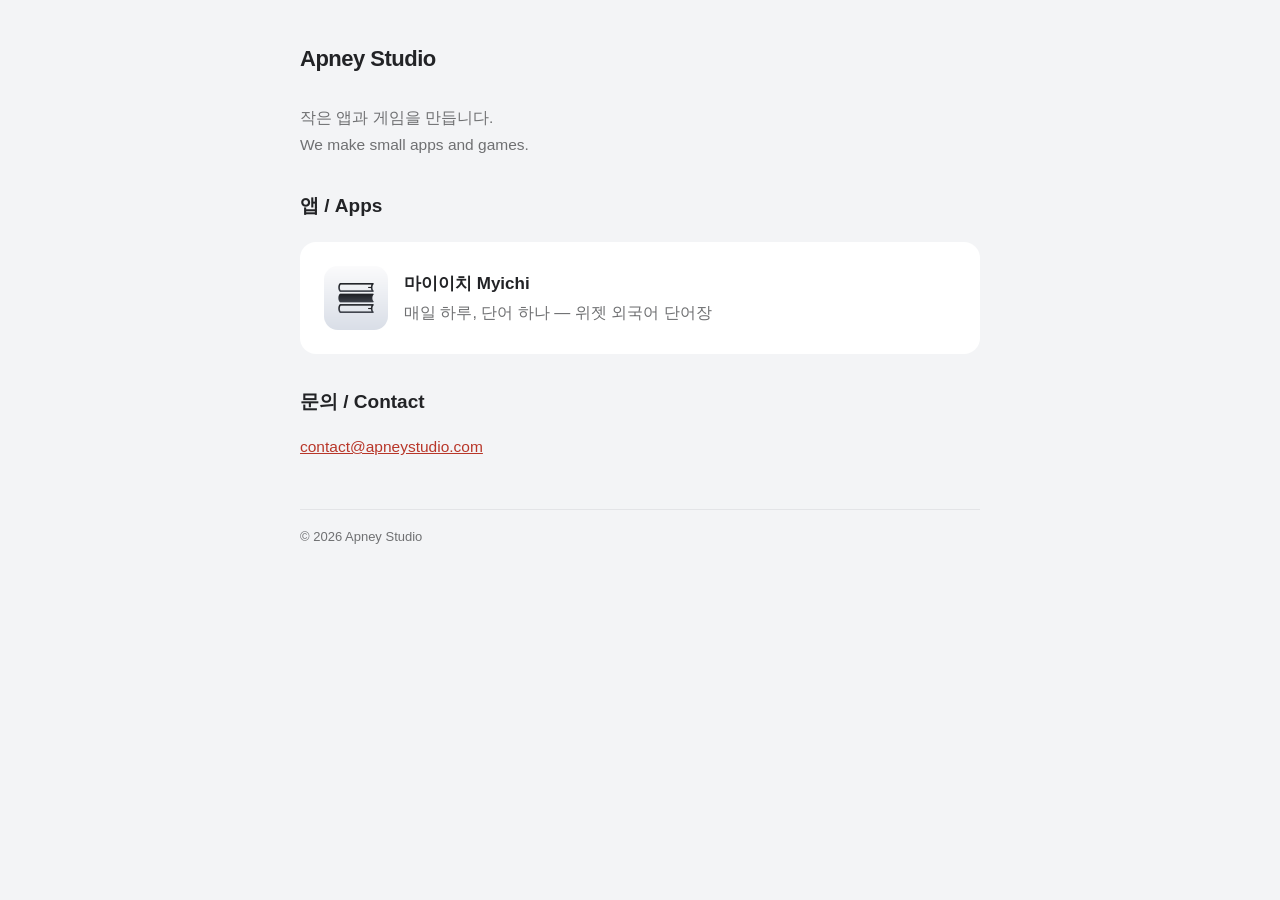
<file: index.html>
<!doctype html>
<html lang="ko">
<head>
<meta charset="utf-8">
<meta name="viewport" content="width=device-width,initial-scale=1">
<title>Apney Studio</title>
<meta name="description" content="Apney Studio — 작은 앱과 게임을 만듭니다">
<link rel="icon" href="myichi/icon.png">
<link rel="stylesheet" href="style.css">
</head>
<body><main>
<header><a href="index.html">Apney Studio</a></header>
<p class="sub">작은 앱과 게임을 만듭니다.<br><span lang="en">We make small apps and games.</span></p>
<h2>앱 / Apps</h2>
<a class="card" href="myichi/index.html" style="display:flex;gap:16px;align-items:center;text-decoration:none;color:inherit">
<img src="myichi/icon.png" alt="" style="width:64px;height:64px;border-radius:14px">
<span><b style="font-size:17px">마이이치 Myichi</b><br><span class="sub">매일 하루, 단어 하나 — 위젯 외국어 단어장</span></span>
</a>
<h2>문의 / Contact</h2>
<p><a href="mailto:contact@apneystudio.com">contact@apneystudio.com</a></p>
<footer>© 2026 Apney Studio</footer>
</main></body>
</html>
</file>
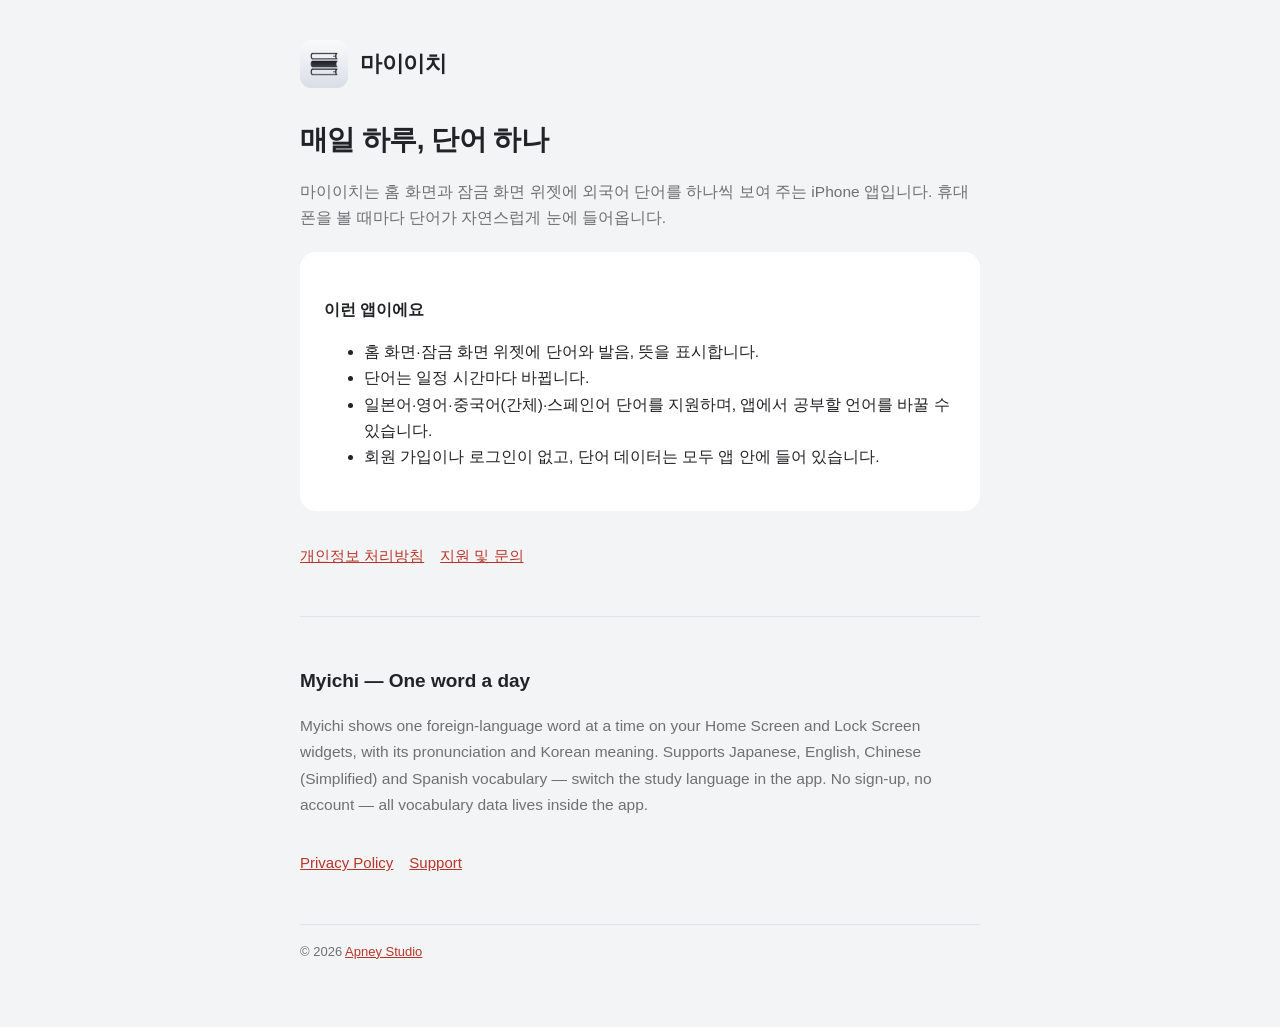
<file: myichi/index.html>
<!doctype html>
<html lang="ko">
<head>
<meta charset="utf-8">
<meta name="viewport" content="width=device-width,initial-scale=1">
<title>마이이치 — 매일 하루, 단어 하나</title>
<meta name="description" content="홈 화면과 잠금 화면 위젯으로 외국어 단어를 하나씩 익히는 iPhone 앱">
<link rel="icon" href="icon.png">
<link rel="stylesheet" href="../style.css">
</head>
<body><main>
<header><img src="icon.png" alt=""><a href="index.html">마이이치</a></header>
<h1>매일 하루, 단어 하나</h1>
<p class="sub">마이이치는 홈 화면과 잠금 화면 위젯에 외국어 단어를 하나씩 보여 주는 iPhone 앱입니다. 휴대폰을 볼 때마다 단어가 자연스럽게 눈에 들어옵니다.</p>
<div class="card">
<h3>이런 앱이에요</h3>
<ul>
<li>홈 화면·잠금 화면 위젯에 단어와 발음, 뜻을 표시합니다.</li>
<li>단어는 일정 시간마다 바뀝니다.</li>
<li>일본어·영어·중국어(간체)·스페인어 단어를 지원하며, 앱에서 공부할 언어를 바꿀 수 있습니다.</li>
<li>회원 가입이나 로그인이 없고, 단어 데이터는 모두 앱 안에 들어 있습니다.</li>
</ul>
</div>
<nav><a href="privacy.html">개인정보 처리방침</a><a href="support.html">지원 및 문의</a></nav>
<hr>
<h2 lang="en">Myichi — One word a day</h2>
<p class="sub" lang="en">Myichi shows one foreign-language word at a time on your Home Screen and Lock Screen widgets, with its pronunciation and Korean meaning. Supports Japanese, English, Chinese (Simplified) and Spanish vocabulary — switch the study language in the app. No sign-up, no account — all vocabulary data lives inside the app.</p>
<nav lang="en"><a href="privacy.html#en">Privacy Policy</a><a href="support.html#en">Support</a></nav>
<footer>© 2026 <a href="../index.html">Apney Studio</a></footer>
</main></body>
</html>
</file>
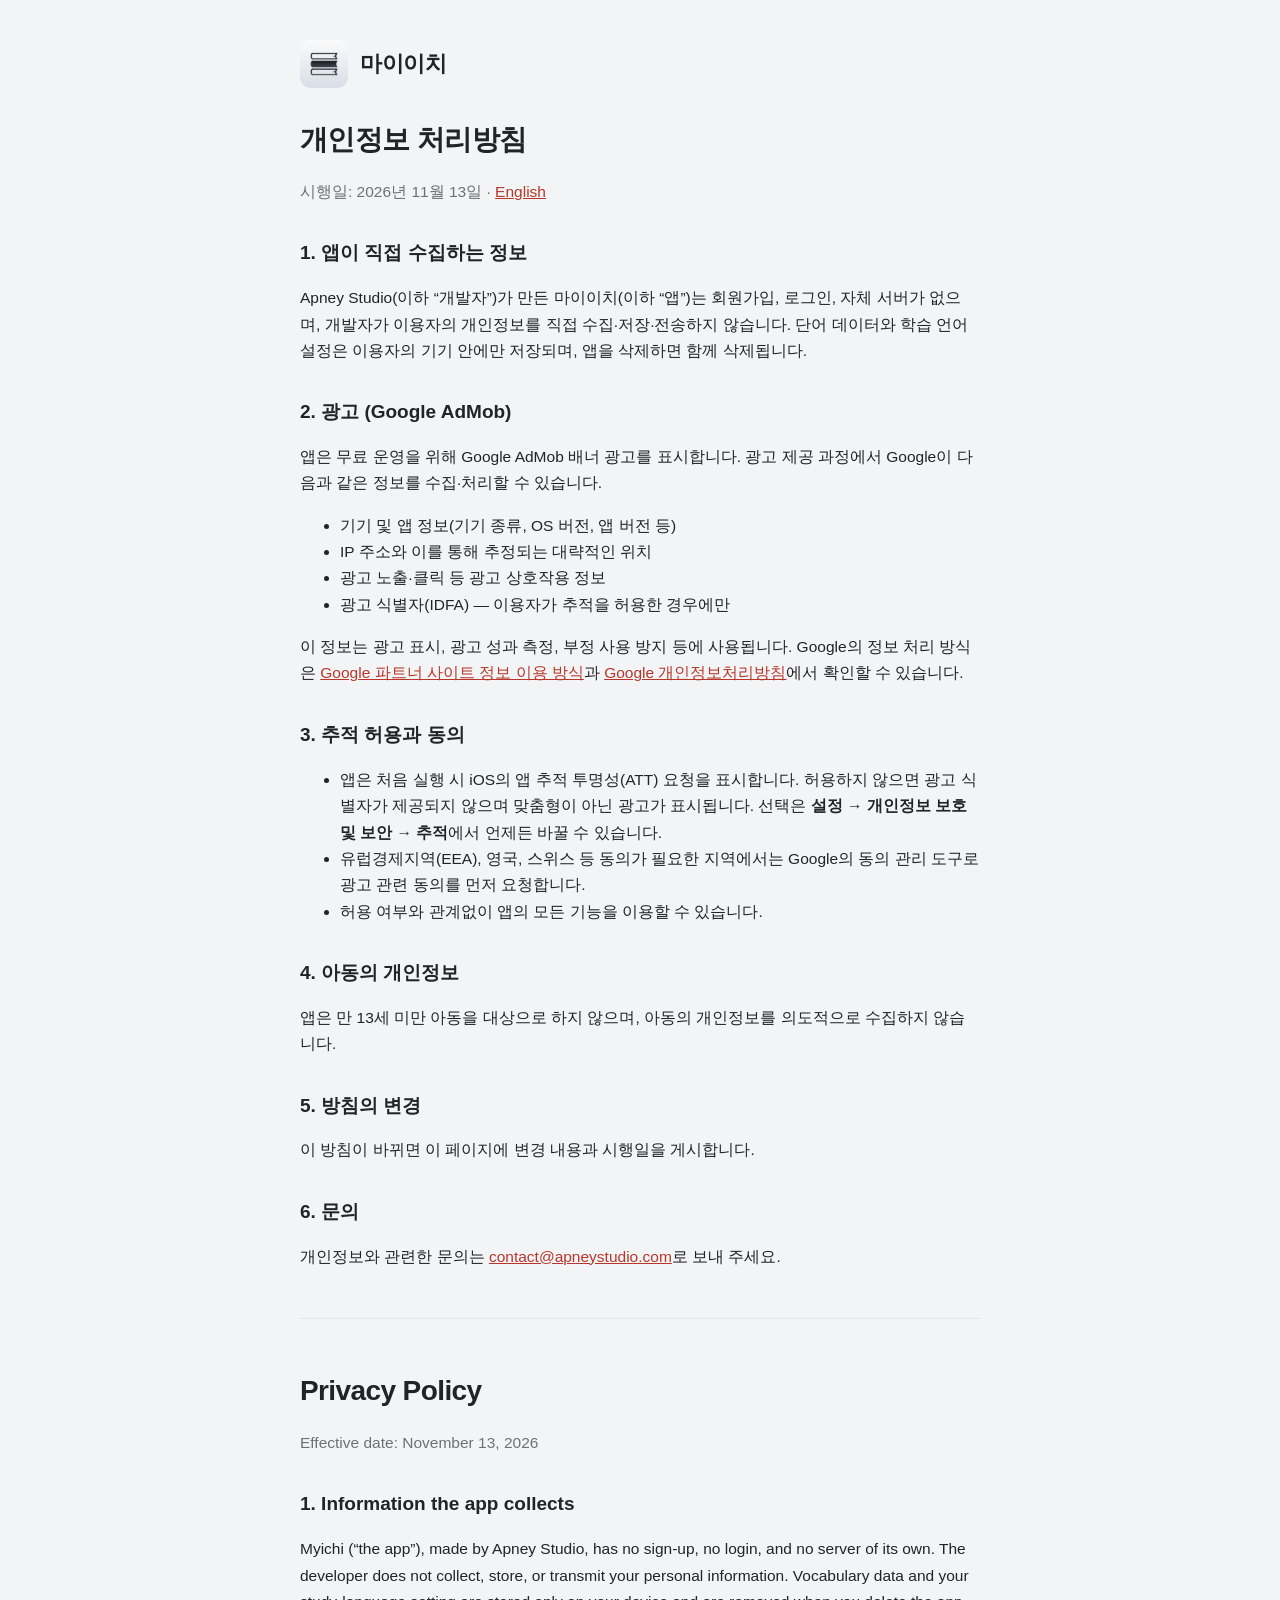
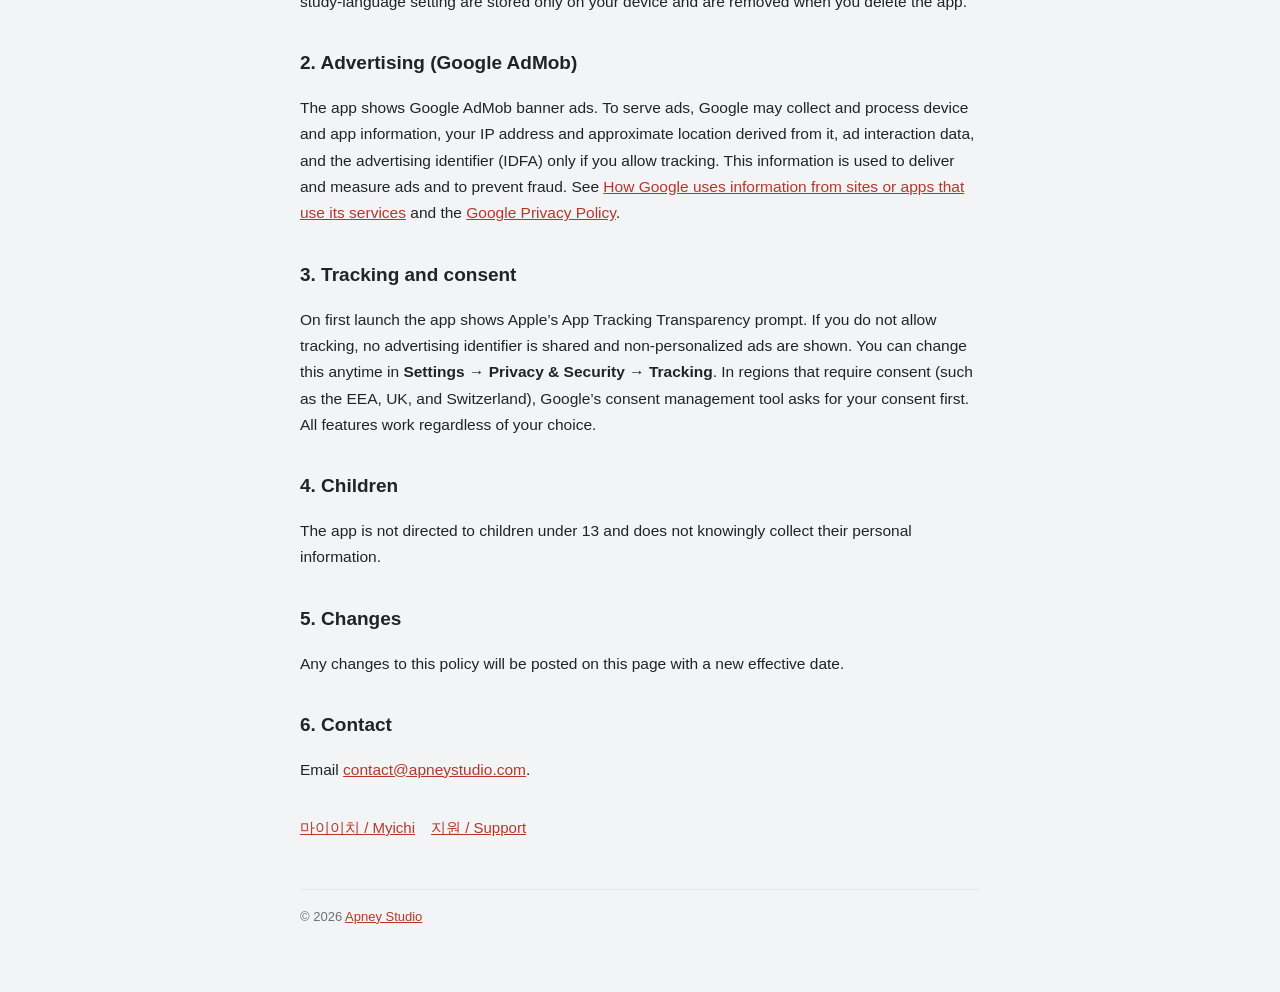
<file: myichi/privacy.html>
<!doctype html>
<html lang="ko">
<head>
<meta charset="utf-8">
<meta name="viewport" content="width=device-width,initial-scale=1">
<title>개인정보 처리방침 — 마이이치</title>
<link rel="icon" href="icon.png">
<link rel="stylesheet" href="../style.css">
</head>
<body><main>
<header><img src="icon.png" alt=""><a href="index.html">마이이치</a></header>
<h1>개인정보 처리방침</h1>
<p class="sub">시행일: 2026년 11월 13일 · <a href="#en">English</a></p>

<h2>1. 앱이 직접 수집하는 정보</h2>
<p>Apney Studio(이하 “개발자”)가 만든 마이이치(이하 “앱”)는 회원가입, 로그인, 자체 서버가 없으며, 개발자가 이용자의 개인정보를 직접 수집·저장·전송하지 않습니다. 단어 데이터와 학습 언어 설정은 이용자의 기기 안에만 저장되며, 앱을 삭제하면 함께 삭제됩니다.</p>

<h2>2. 광고 (Google AdMob)</h2>
<p>앱은 무료 운영을 위해 Google AdMob 배너 광고를 표시합니다. 광고 제공 과정에서 Google이 다음과 같은 정보를 수집·처리할 수 있습니다.</p>
<ul>
<li>기기 및 앱 정보(기기 종류, OS 버전, 앱 버전 등)</li>
<li>IP 주소와 이를 통해 추정되는 대략적인 위치</li>
<li>광고 노출·클릭 등 광고 상호작용 정보</li>
<li>광고 식별자(IDFA) — 이용자가 추적을 허용한 경우에만</li>
</ul>
<p>이 정보는 광고 표시, 광고 성과 측정, 부정 사용 방지 등에 사용됩니다. Google의 정보 처리 방식은 <a href="https://policies.google.com/technologies/partner-sites?hl=ko">Google 파트너 사이트 정보 이용 방식</a>과 <a href="https://policies.google.com/privacy?hl=ko">Google 개인정보처리방침</a>에서 확인할 수 있습니다.</p>

<h2>3. 추적 허용과 동의</h2>
<ul>
<li>앱은 처음 실행 시 iOS의 앱 추적 투명성(ATT) 요청을 표시합니다. 허용하지 않으면 광고 식별자가 제공되지 않으며 맞춤형이 아닌 광고가 표시됩니다. 선택은 <b>설정 → 개인정보 보호 및 보안 → 추적</b>에서 언제든 바꿀 수 있습니다.</li>
<li>유럽경제지역(EEA), 영국, 스위스 등 동의가 필요한 지역에서는 Google의 동의 관리 도구로 광고 관련 동의를 먼저 요청합니다.</li>
<li>허용 여부와 관계없이 앱의 모든 기능을 이용할 수 있습니다.</li>
</ul>

<h2>4. 아동의 개인정보</h2>
<p>앱은 만 13세 미만 아동을 대상으로 하지 않으며, 아동의 개인정보를 의도적으로 수집하지 않습니다.</p>

<h2>5. 방침의 변경</h2>
<p>이 방침이 바뀌면 이 페이지에 변경 내용과 시행일을 게시합니다.</p>

<h2>6. 문의</h2>
<p>개인정보와 관련한 문의는 <a href="mailto:contact@apneystudio.com">contact@apneystudio.com</a>로 보내 주세요.</p>

<hr>
<section id="en" lang="en">
<h1>Privacy Policy</h1>
<p class="sub">Effective date: November 13, 2026</p>
<h2>1. Information the app collects</h2>
<p>Myichi (“the app”), made by Apney Studio, has no sign-up, no login, and no server of its own. The developer does not collect, store, or transmit your personal information. Vocabulary data and your study-language setting are stored only on your device and are removed when you delete the app.</p>
<h2>2. Advertising (Google AdMob)</h2>
<p>The app shows Google AdMob banner ads. To serve ads, Google may collect and process device and app information, your IP address and approximate location derived from it, ad interaction data, and the advertising identifier (IDFA) only if you allow tracking. This information is used to deliver and measure ads and to prevent fraud. See <a href="https://policies.google.com/technologies/partner-sites">How Google uses information from sites or apps that use its services</a> and the <a href="https://policies.google.com/privacy">Google Privacy Policy</a>.</p>
<h2>3. Tracking and consent</h2>
<p>On first launch the app shows Apple’s App Tracking Transparency prompt. If you do not allow tracking, no advertising identifier is shared and non-personalized ads are shown. You can change this anytime in <b>Settings → Privacy &amp; Security → Tracking</b>. In regions that require consent (such as the EEA, UK, and Switzerland), Google’s consent management tool asks for your consent first. All features work regardless of your choice.</p>
<h2>4. Children</h2>
<p>The app is not directed to children under 13 and does not knowingly collect their personal information.</p>
<h2>5. Changes</h2>
<p>Any changes to this policy will be posted on this page with a new effective date.</p>
<h2>6. Contact</h2>
<p>Email <a href="mailto:contact@apneystudio.com">contact@apneystudio.com</a>.</p>
</section>
<nav><a href="index.html">마이이치 / Myichi</a><a href="support.html">지원 / Support</a></nav>
<footer>© 2026 <a href="../index.html">Apney Studio</a></footer>
</main></body>
</html>
</file>
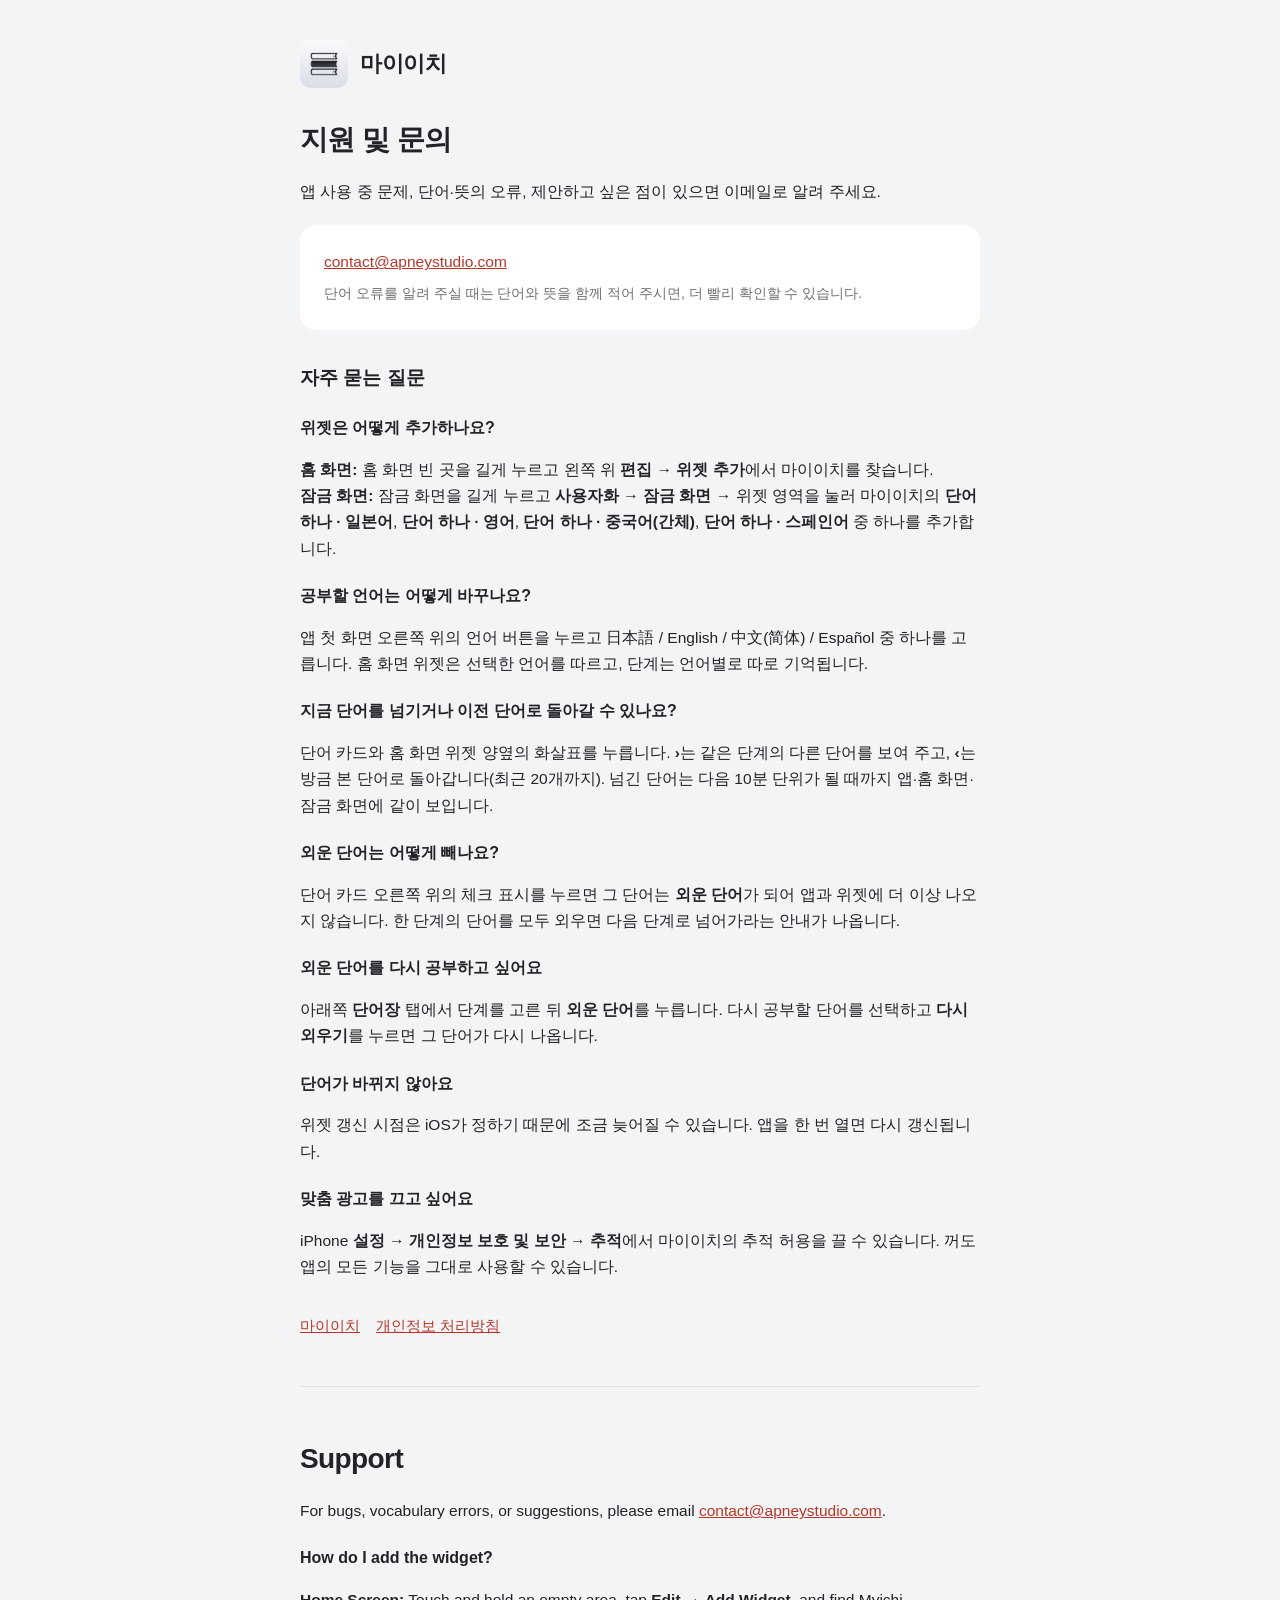
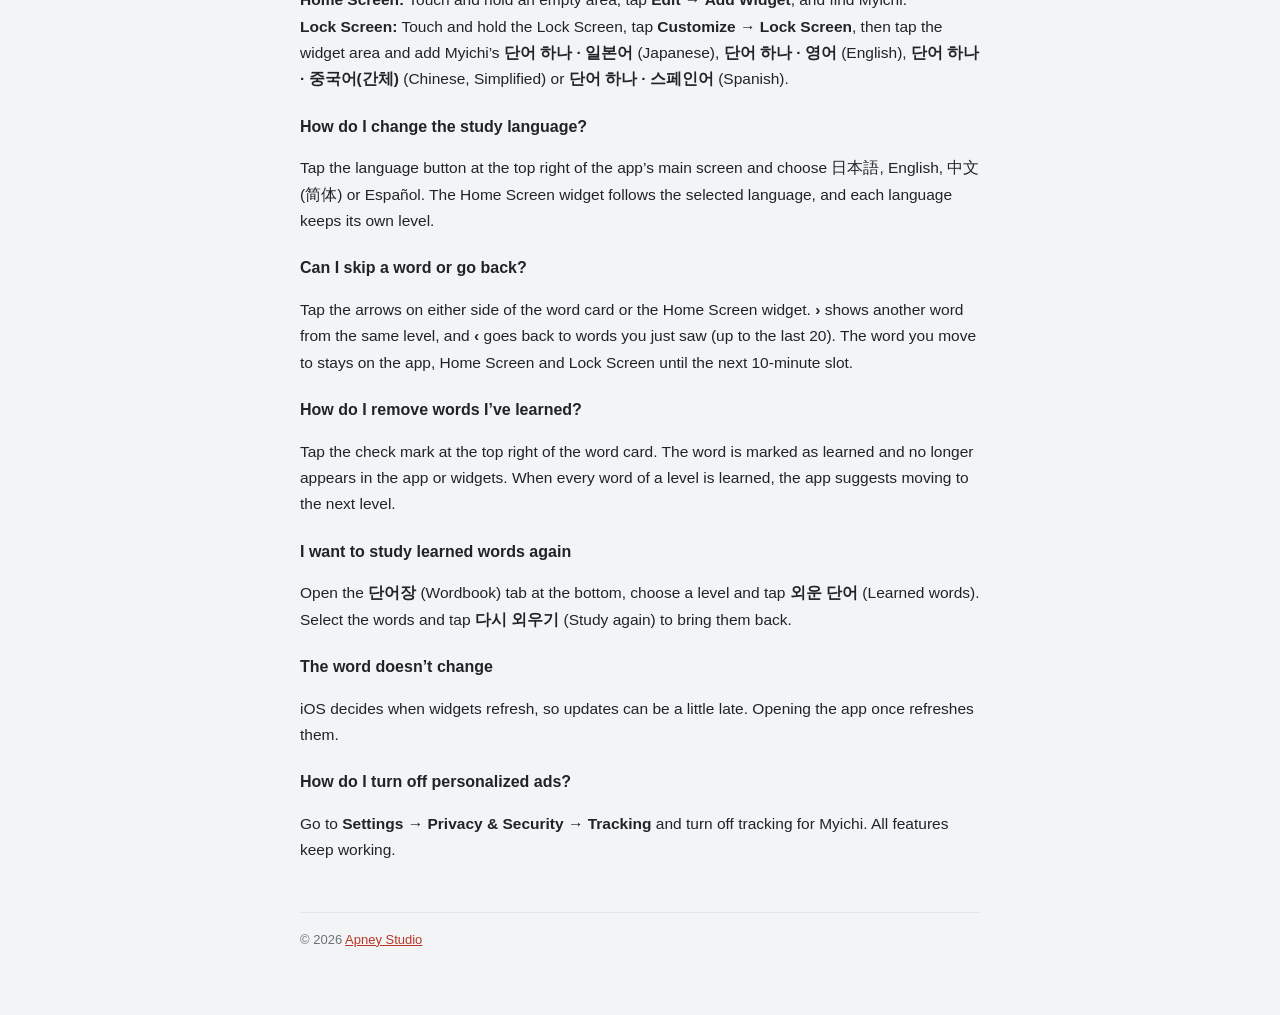
<file: myichi/support.html>
<!doctype html>
<html lang="ko">
<head>
<meta charset="utf-8">
<meta name="viewport" content="width=device-width,initial-scale=1">
<title>지원 및 문의 — 마이이치</title>
<link rel="icon" href="icon.png">
<link rel="stylesheet" href="../style.css">
</head>
<body><main>
<header><img src="icon.png" alt=""><a href="index.html">마이이치</a></header>
<h1>지원 및 문의</h1>
<p>앱 사용 중 문제, 단어·뜻의 오류, 제안하고 싶은 점이 있으면 이메일로 알려 주세요.</p>
<div class="card"><p style="margin:0"><a href="mailto:contact@apneystudio.com">contact@apneystudio.com</a></p>
<p class="sub" style="margin:6px 0 0;font-size:14px">단어 오류를 알려 주실 때는 단어와 뜻을 함께 적어 주시면, 더 빨리 확인할 수 있습니다.</p></div>
<h2>자주 묻는 질문</h2>
<h3>위젯은 어떻게 추가하나요?</h3>
<p><b>홈 화면:</b> 홈 화면 빈 곳을 길게 누르고 왼쪽 위 <b>편집</b> → <b>위젯 추가</b>에서 마이이치를 찾습니다.<br>
<b>잠금 화면:</b> 잠금 화면을 길게 누르고 <b>사용자화</b> → <b>잠금 화면</b> → 위젯 영역을 눌러 마이이치의 <b>단어 하나 · 일본어</b>, <b>단어 하나 · 영어</b>, <b>단어 하나 · 중국어(간체)</b>, <b>단어 하나 · 스페인어</b> 중 하나를 추가합니다.</p>
<h3>공부할 언어는 어떻게 바꾸나요?</h3>
<p>앱 첫 화면 오른쪽 위의 언어 버튼을 누르고 日本語 / English / 中文(简体) / Español 중 하나를 고릅니다. 홈 화면 위젯은 선택한 언어를 따르고, 단계는 언어별로 따로 기억됩니다.</p>
<h3>지금 단어를 넘기거나 이전 단어로 돌아갈 수 있나요?</h3>
<p>단어 카드와 홈 화면 위젯 양옆의 화살표를 누릅니다. <b>›</b>는 같은 단계의 다른 단어를 보여 주고, <b>‹</b>는 방금 본 단어로 돌아갑니다(최근 20개까지). 넘긴 단어는 다음 10분 단위가 될 때까지 앱·홈 화면·잠금 화면에 같이 보입니다.</p>
<h3>외운 단어는 어떻게 빼나요?</h3>
<p>단어 카드 오른쪽 위의 체크 표시를 누르면 그 단어는 <b>외운 단어</b>가 되어 앱과 위젯에 더 이상 나오지 않습니다. 한 단계의 단어를 모두 외우면 다음 단계로 넘어가라는 안내가 나옵니다.</p>
<h3>외운 단어를 다시 공부하고 싶어요</h3>
<p>아래쪽 <b>단어장</b> 탭에서 단계를 고른 뒤 <b>외운 단어</b>를 누릅니다. 다시 공부할 단어를 선택하고 <b>다시 외우기</b>를 누르면 그 단어가 다시 나옵니다.</p>
<h3>단어가 바뀌지 않아요</h3>
<p>위젯 갱신 시점은 iOS가 정하기 때문에 조금 늦어질 수 있습니다. 앱을 한 번 열면 다시 갱신됩니다.</p>
<h3>맞춤 광고를 끄고 싶어요</h3>
<p>iPhone <b>설정 → 개인정보 보호 및 보안 → 추적</b>에서 마이이치의 추적 허용을 끌 수 있습니다. 꺼도 앱의 모든 기능을 그대로 사용할 수 있습니다.</p>
<nav><a href="index.html">마이이치</a><a href="privacy.html">개인정보 처리방침</a></nav>
<hr>
<section id="en" lang="en">
<h1>Support</h1>
<p>For bugs, vocabulary errors, or suggestions, please email <a href="mailto:contact@apneystudio.com">contact@apneystudio.com</a>.</p>
<h3>How do I add the widget?</h3>
<p><b>Home Screen:</b> Touch and hold an empty area, tap <b>Edit</b> → <b>Add Widget</b>, and find Myichi.<br>
<b>Lock Screen:</b> Touch and hold the Lock Screen, tap <b>Customize</b> → <b>Lock Screen</b>, then tap the widget area and add Myichi’s <b>단어 하나 · 일본어</b> (Japanese), <b>단어 하나 · 영어</b> (English), <b>단어 하나 · 중국어(간체)</b> (Chinese, Simplified) or <b>단어 하나 · 스페인어</b> (Spanish).</p>
<h3>How do I change the study language?</h3>
<p>Tap the language button at the top right of the app’s main screen and choose 日本語, English, 中文(简体) or Español. The Home Screen widget follows the selected language, and each language keeps its own level.</p>
<h3>Can I skip a word or go back?</h3>
<p>Tap the arrows on either side of the word card or the Home Screen widget. <b>›</b> shows another word from the same level, and <b>‹</b> goes back to words you just saw (up to the last 20). The word you move to stays on the app, Home Screen and Lock Screen until the next 10-minute slot.</p>
<h3>How do I remove words I’ve learned?</h3>
<p>Tap the check mark at the top right of the word card. The word is marked as learned and no longer appears in the app or widgets. When every word of a level is learned, the app suggests moving to the next level.</p>
<h3>I want to study learned words again</h3>
<p>Open the <b>단어장</b> (Wordbook) tab at the bottom, choose a level and tap <b>외운 단어</b> (Learned words). Select the words and tap <b>다시 외우기</b> (Study again) to bring them back.</p>
<h3>The word doesn’t change</h3>
<p>iOS decides when widgets refresh, so updates can be a little late. Opening the app once refreshes them.</p>
<h3>How do I turn off personalized ads?</h3>
<p>Go to <b>Settings → Privacy &amp; Security → Tracking</b> and turn off tracking for Myichi. All features keep working.</p>
</section>
<footer>© 2026 <a href="../index.html">Apney Studio</a></footer>
</main></body>
</html>
</file>
<file: style.css>
:root{--bg:#F3F4F6;--card:#FFFFFF;--ink:#222326;--sub:#6F7072;--accent:#B83629;--line:#E3E4E7}
@media (prefers-color-scheme:dark){:root{--bg:#1F1F21;--card:#262629;--ink:#F2F2F2;--sub:#A3A4A7;--accent:#F0917D;--line:#36363A}}
*{box-sizing:border-box}
body{margin:0;background:var(--bg);color:var(--ink);font-family:-apple-system,BlinkMacSystemFont,"Apple SD Gothic Neo","Hiragino Sans","Noto Sans KR",sans-serif;line-height:1.7;-webkit-text-size-adjust:100%}
main{max-width:720px;margin:0 auto;padding:40px 20px 64px}
header{display:flex;align-items:center;gap:12px;margin-bottom:28px}
header img{width:48px;height:48px;border-radius:11px}
header a{color:inherit;text-decoration:none;font-weight:700;font-size:22px;letter-spacing:-.5px}
h1{font-size:28px;letter-spacing:-.6px;margin:0 0 8px}
h2{font-size:19px;margin:32px 0 8px}
h3{font-size:16px;margin:20px 0 4px}
p,li{font-size:15.5px}
.sub{color:var(--sub)}
.card{background:var(--card);border-radius:16px;padding:24px;margin:20px 0}
a{color:var(--accent)}
nav{display:flex;gap:16px;flex-wrap:wrap;margin-top:32px;font-size:15px}
footer{margin-top:48px;color:var(--sub);font-size:13px;border-top:1px solid var(--line);padding-top:16px}
hr{border:0;border-top:1px solid var(--line);margin:48px 0}
</file>
